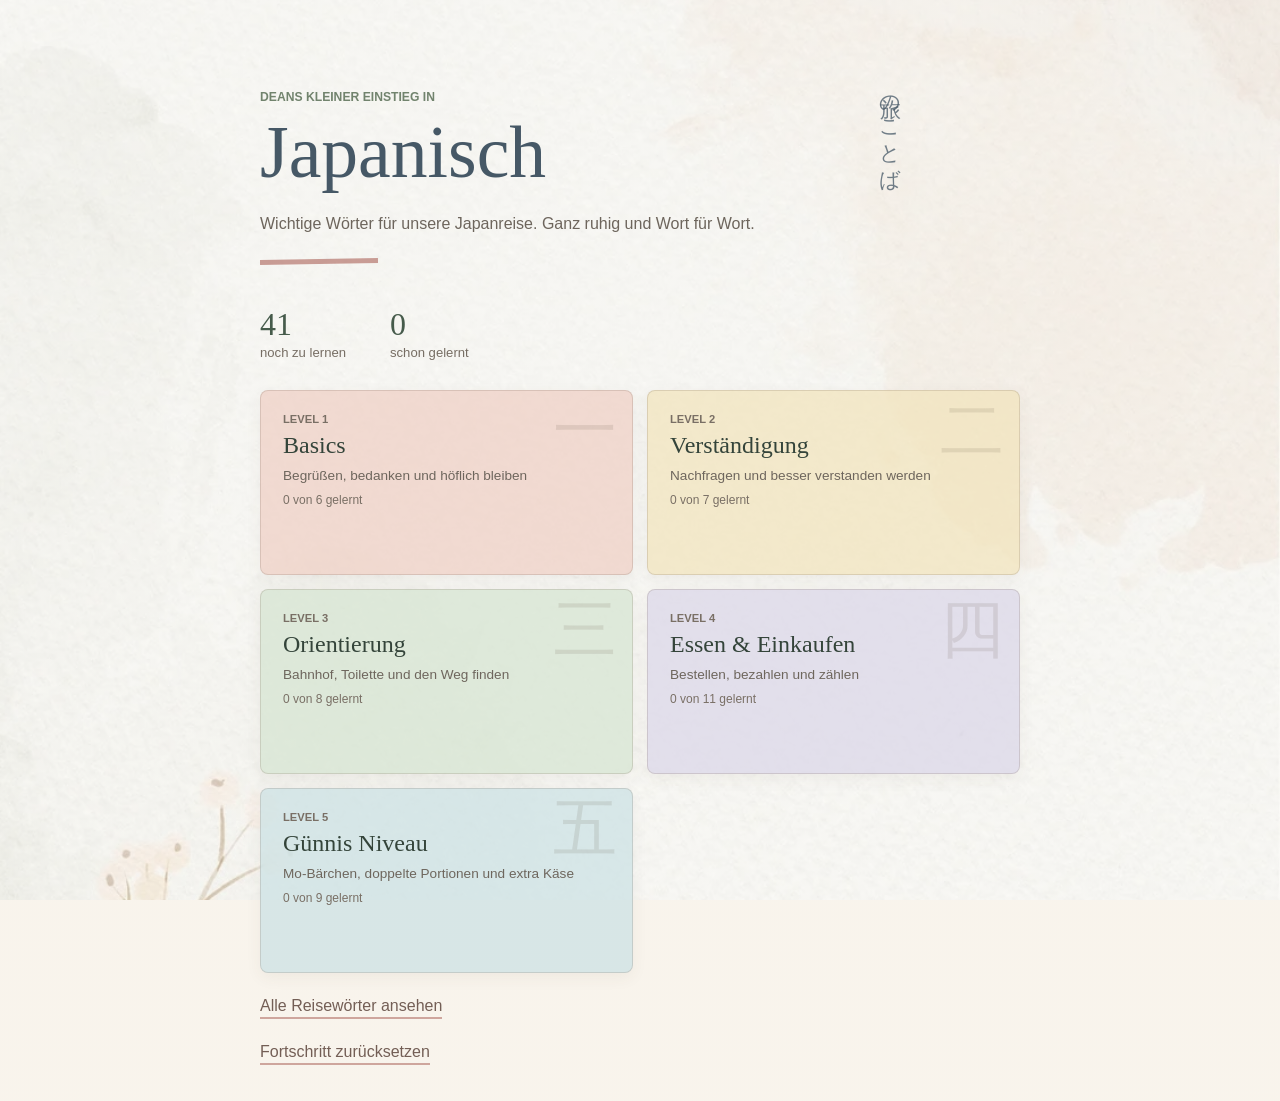
<file: index.html>
<!DOCTYPE html>
<html lang="de">
<head>
  <meta charset="UTF-8">
  <meta name="viewport" content="width=device-width, initial-scale=1.0">
  <title>Japanisch lernen</title>
  <link rel="icon" href="data:,">
  <link rel="stylesheet" href="style.css?v=14">
</head>
<body>
  <main class="container home">
    <header class="hero">
      <span class="japanese-title" lang="ja" aria-hidden="true">旅のことば</span>
      <p class="eyebrow">Deans kleiner Einstieg in</p>
      <h1>Japanisch</h1>
      <p class="intro">Wichtige Wörter für unsere Japanreise. Ganz ruhig und Wort für Wort.</p>
    </header>

    <section class="stats" aria-label="Lernstand">
      <div><strong id="openCards">41</strong><span>noch zu lernen</span></div>
      <div><strong id="knownCards">0</strong><span>schon gelernt</span></div>
    </section>

    <nav class="actions" aria-label="Level auswählen">
      <div id="levelList" class="level-list"></div>
      <a class="text-link" href="words.html">Alle Reisewörter ansehen</a>
      <button id="resetProgress" class="text-button" type="button">Fortschritt zurücksetzen</button>
    </nav>
  </main>

  <script src="js/storage.js?v=17"></script>
  <script src="js/app.js?v=13"></script>
</body>
</html>
</file>
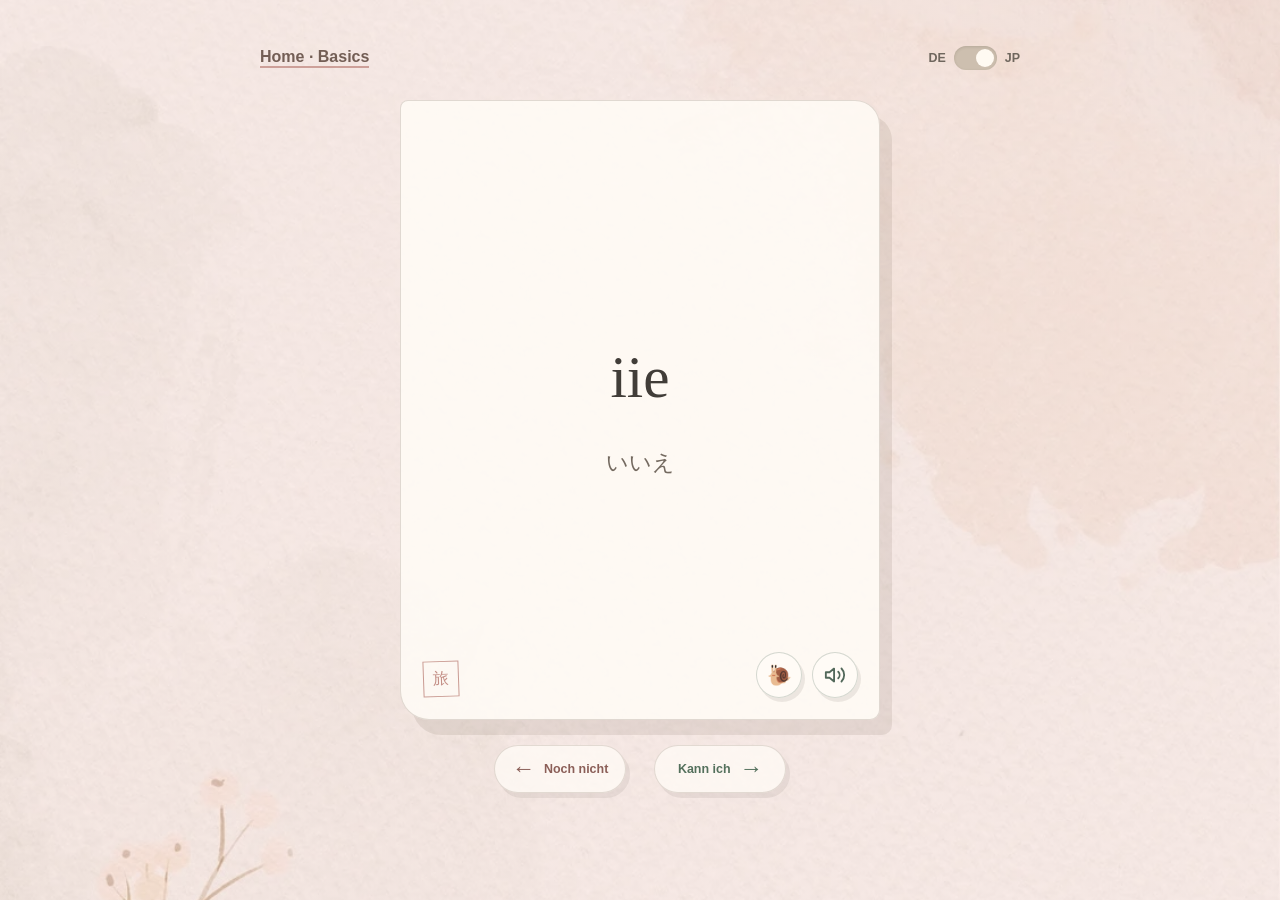
<file: learn.html>
<!DOCTYPE html>
<html lang="de">
<head>
  <meta charset="UTF-8">
  <meta name="viewport" content="width=device-width, initial-scale=1.0">
  <title>Japanisch lernen</title>
  <link rel="icon" href="data:,">
  <link rel="stylesheet" href="style.css?v=14">
</head>
<body>
  <div class="container study-page">
    <header class="study-top">
      <a class="back-link" href="index.html">Home · <span id="levelName">Basics</span></a>
      <label class="language-switch" aria-label="Sprache auf der Vorderseite">
        <span>DE</span>
        <input id="languageToggle" type="checkbox" checked>
        <span class="switch-track" aria-hidden="true"></span>
        <span>JP</span>
      </label>
    </header>

    <main class="study-area">
      <div class="study-stack">
        <div class="card-shell">
          <button id="flashcard" class="flashcard" type="button" aria-label="Karte umdrehen">
            <span class="card-face card-front">
              <span id="frontWord" class="main-word">Lade...</span>
              <span id="frontReading" class="reading"></span>
            </span>
            <span class="card-face card-back">
              <span id="backWord" class="main-word"></span>
              <span id="backReading" class="reading"></span>
            </span>
          </button>
          <div class="audio-controls" aria-label="Aussprache">
            <button id="slowSpeakButton" class="speak-button slow-speak-button" type="button" aria-label="Japanisches Wort sehr langsam vorlesen" title="Sehr langsam anhören">🐌</button>
            <button id="speakButton" class="speak-button" type="button" aria-label="Japanisches Wort vorlesen" title="Aussprache anhören">
              <svg aria-hidden="true" viewBox="0 0 24 24" fill="none" stroke="currentColor" stroke-width="2" stroke-linecap="round" stroke-linejoin="round">
                <path d="M11 5 6 9H2v6h4l5 4V5Z"></path>
                <path d="M15.54 8.46a5 5 0 0 1 0 7.07"></path>
                <path d="M19.07 4.93a10 10 0 0 1 0 14.14"></path>
              </svg>
            </button>
          </div>
        </div>
        <div class="answer-controls" aria-label="Antwort bewerten">
          <button id="wrongButton" class="answer-button answer-wrong" type="button" aria-label="Noch nicht gewusst">
            <span aria-hidden="true">←</span>
            <small>Noch nicht</small>
          </button>
          <button id="correctButton" class="answer-button answer-correct" type="button" aria-label="Wort gewusst">
            <small>Kann ich</small>
            <span aria-hidden="true">→</span>
          </button>
        </div>
      </div>
    </main>
  </div>

  <div id="completion" class="completion" role="dialog" aria-modal="true" aria-labelledby="completionTitle" hidden>
    <section class="completion-box">
      <img class="completion-image" src="assets/dean-thumbs-up.png" alt="Dean zeigt motivierend den Daumen nach oben">
      <p class="eyebrow">Lerneinheit geschafft</p>
      <h2 id="completionTitle" lang="ja">すごい！</h2>
      <p>Sehr gut gemacht. Du kannst stolz auf dich sein.</p>
      <a class="button" href="index.html">Zur Startseite</a>
    </section>
  </div>

  <script src="js/storage.js?v=17"></script>
  <script src="js/learn.js?v=14"></script>
</body>
</html>
</file>
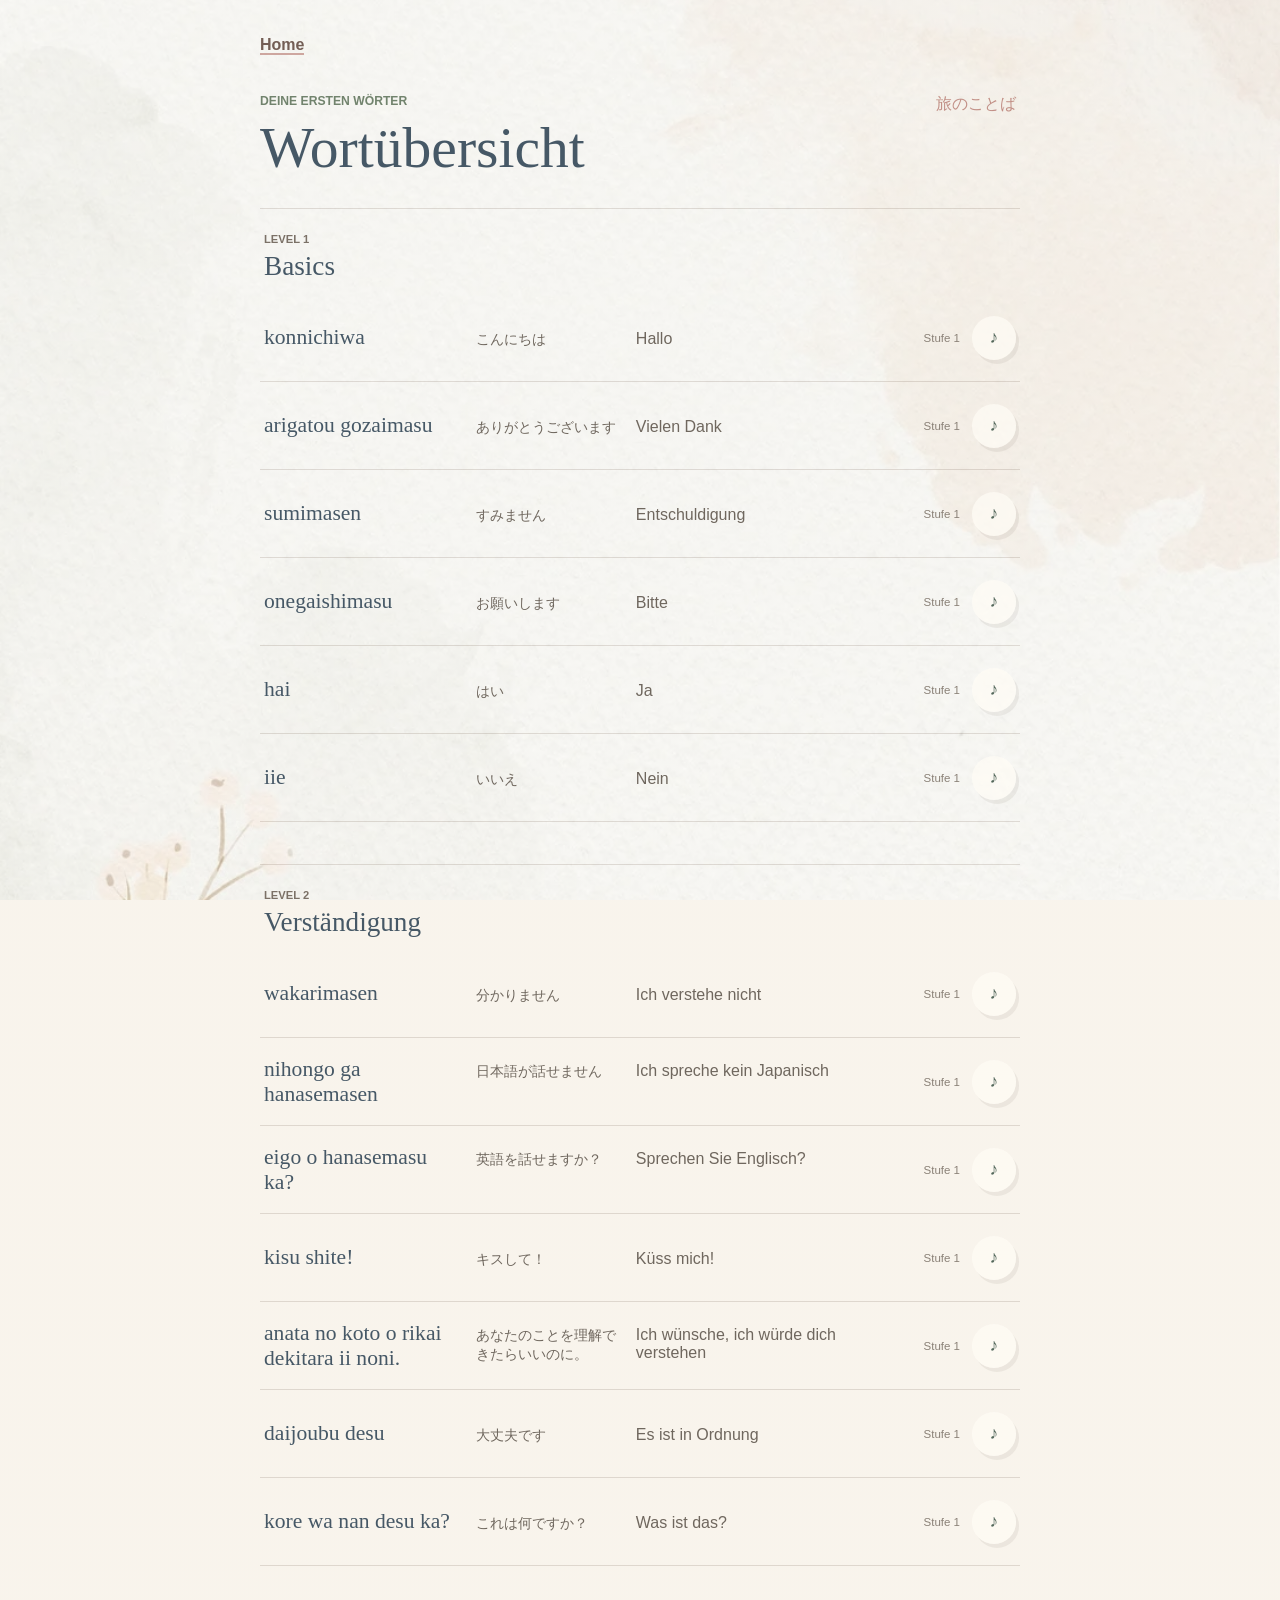
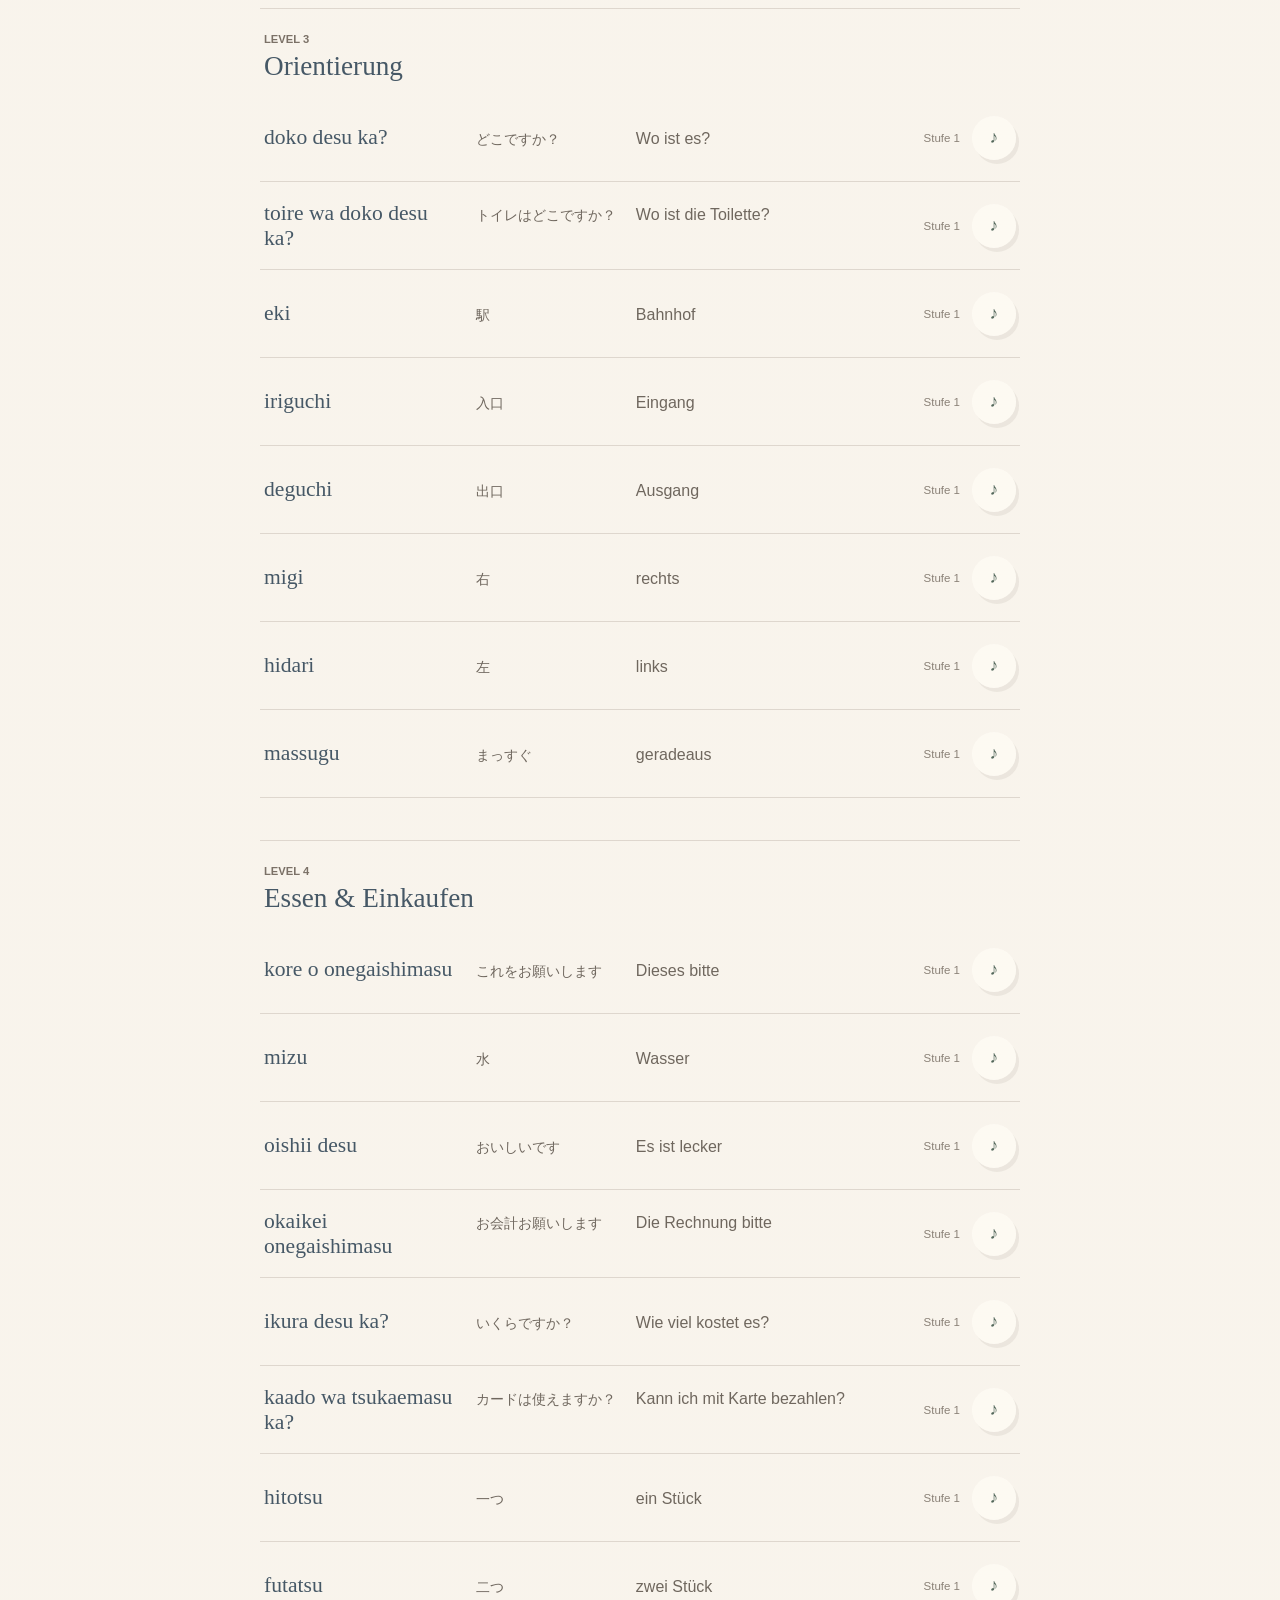
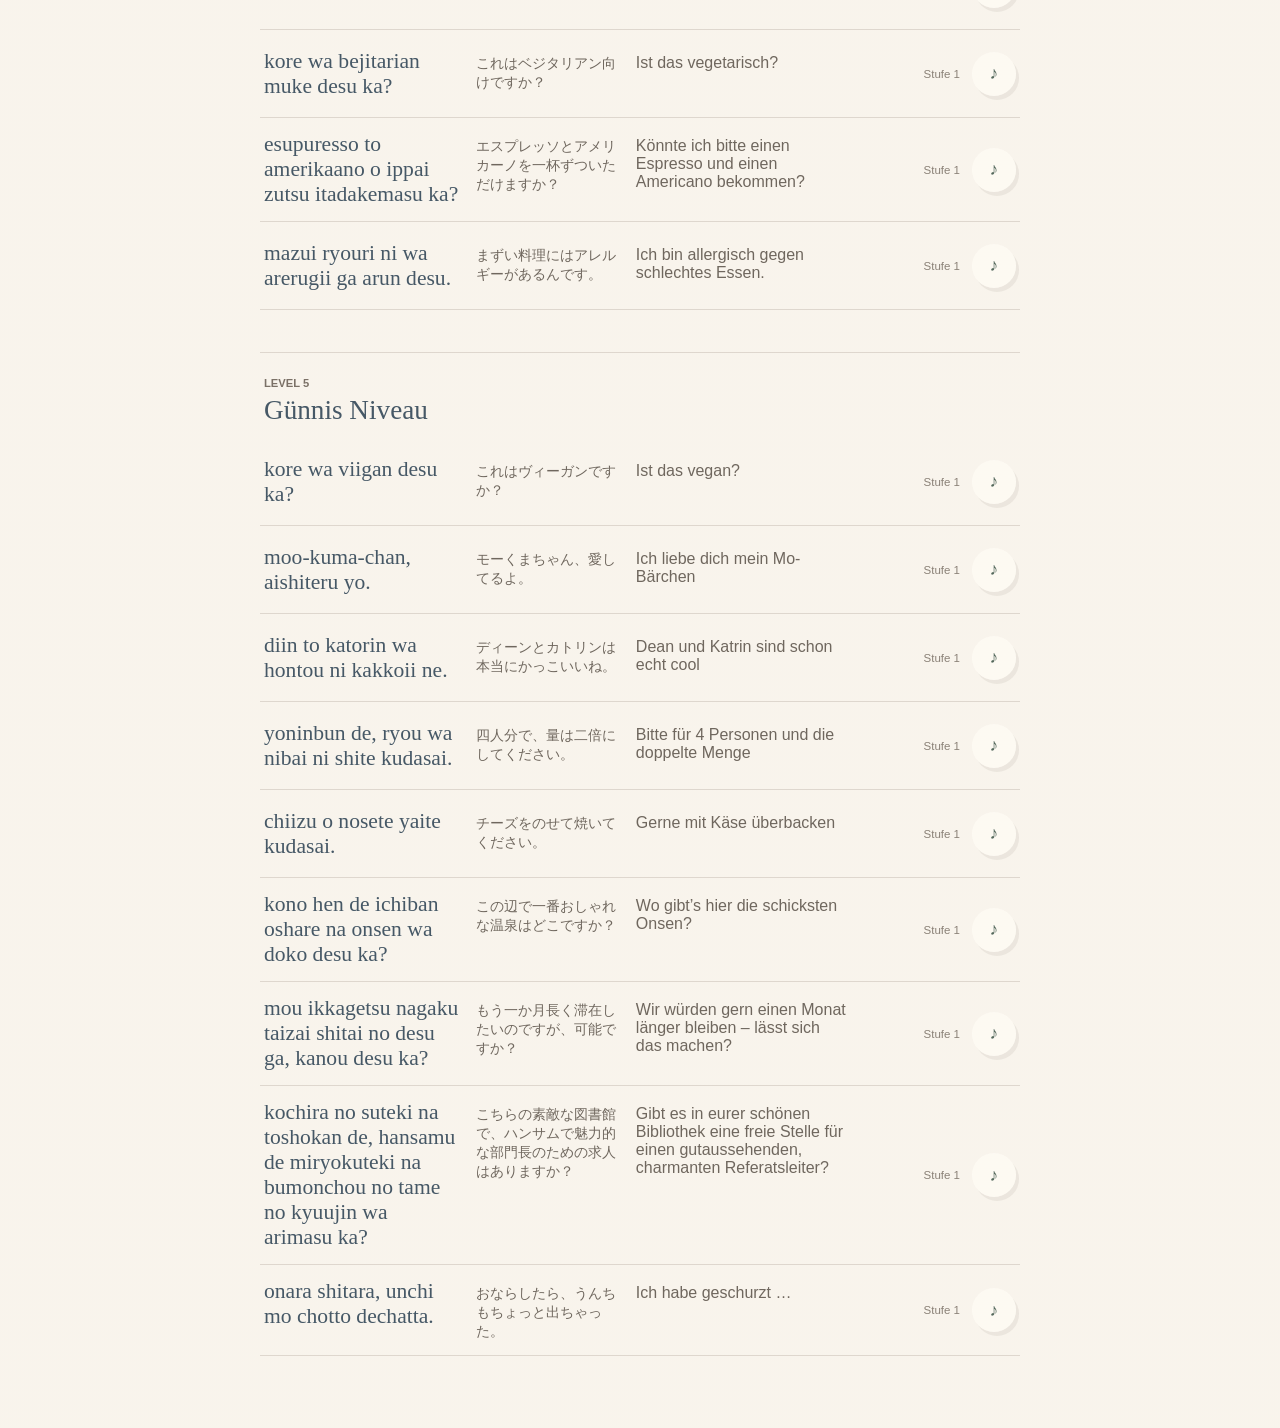
<file: words.html>
<!DOCTYPE html>
<html lang="de">
<head>
  <meta charset="UTF-8">
  <meta name="viewport" content="width=device-width, initial-scale=1.0">
  <title>Alle japanischen Wörter</title>
  <link rel="icon" href="data:,">
  <link rel="stylesheet" href="style.css?v=14">
</head>
<body>
  <main class="container words-page">
    <a class="back-link" href="index.html">Home</a>
    <header class="words-head">
      <span class="words-japanese" lang="ja" aria-hidden="true">旅のことば</span>
      <p class="eyebrow">Deine ersten Wörter</p>
      <h1>Wortübersicht</h1>
    </header>
    <div id="wordList" class="word-list"></div>
  </main>

  <script src="js/storage.js?v=17"></script>
  <script src="js/words.js?v=8"></script>
</body>
</html>
</file>
<file: style.css>
:root {
  color-scheme: light;
  --ink: #413d38;
  --green: #627968;
  --peach: #e6bba7;
  --indigo: #465866;
  --vermilion: #ad675d;
  --paper: rgba(255, 252, 246, 0.86);
}

* { box-sizing: border-box; }

body {
  --wash: rgba(247, 246, 240, 0.56);
  min-height: 100vh;
  margin: 0;
  font-family: Avenir, "Avenir Next", -apple-system, BlinkMacSystemFont, "SF Pro Display", Arial, sans-serif;
  color: var(--ink);
  background:
    linear-gradient(var(--wash), var(--wash)),
    url("assets/watercolor-bg.png") center / cover fixed,
    #faf1e7;
  transition: background-color 220ms ease;
}

body[data-stage="1"] { --wash: rgba(244, 220, 213, 0.56); }
body[data-stage="2"] { --wash: rgba(243, 230, 197, 0.56); }
body[data-stage="3"] { --wash: rgba(220, 232, 216, 0.56); }

button, input { font: inherit; }
button { border: 0; cursor: pointer; }

.container {
  width: min(760px, calc(100% - 32px));
  margin: 0 auto;
  padding: 36px 0;
}

.home { padding-top: clamp(52px, 10vh, 110px); }
.hero { position: relative; max-width: 650px; padding-right: 72px; }

.eyebrow {
  margin: 0 0 10px;
  color: #71836d;
  font-size: 0.76rem;
  font-weight: 800;
  letter-spacing: 0;
  text-transform: uppercase;
}

h1, h2 {
  margin: 0;
  font-family: Georgia, "Times New Roman", serif;
  font-weight: 500;
  letter-spacing: 0;
  color: var(--indigo);
}

h1 { font-size: 4.6rem; line-height: 1.05; }
h2 { font-size: 2.8rem; }
.intro { max-width: 520px; margin: 20px 0 0; color: #6d655c; line-height: 1.6; }

.japanese-title {
  position: absolute;
  right: 4px;
  top: -8px;
  color: rgba(70, 88, 102, 0.76);
  font-family: "Yu Mincho", "Hiragino Mincho ProN", serif;
  font-size: 1.3rem;
  letter-spacing: 0;
  line-height: 1.55;
  writing-mode: vertical-rl;
}

.hero::after {
  content: "";
  display: block;
  width: 118px;
  height: 5px;
  margin-top: 22px;
  background: var(--vermilion);
  opacity: 0.62;
  transform: rotate(-1deg);
}

.stats {
  display: flex;
  gap: 44px;
  margin: 42px 0 30px;
}

.stats div { display: grid; gap: 2px; }
.stats strong { color: #465b4b; font-family: Georgia, serif; font-size: 2rem; font-weight: 500; }
.stats span { color: #766d63; font-size: 0.82rem; }

.actions { display: grid; justify-items: start; gap: 22px; }

.level-list {
  display: grid;
  grid-template-columns: repeat(2, minmax(0, 1fr));
  gap: 14px;
  width: 100%;
}

.level-button {
  position: relative;
  overflow: hidden;
  display: grid;
  align-content: start;
  gap: 7px;
  min-height: 185px;
  padding: 22px;
  border: 1px solid rgba(107, 87, 69, 0.18);
  border-radius: 8px;
  color: #413d38;
  background: rgba(255, 252, 246, 0.72);
  box-shadow: 0 5px 16px rgba(77, 67, 57, 0.06);
  text-decoration: none;
  transition: transform 160ms ease, box-shadow 160ms ease;
}

.level-button:hover,
.level-button:focus-visible { transform: translateY(-3px); box-shadow: 9px 12px 0 rgba(77, 67, 57, 0.1); outline: none; }
.level-button.level-1 { background: rgba(239, 207, 196, 0.72); }
.level-button.level-2 { background: rgba(241, 227, 188, 0.72); }
.level-button.level-3 { background: rgba(214, 229, 211, 0.76); }
.level-button.level-4 { background: rgba(219, 215, 232, 0.74); }
.level-button.level-5 { background: rgba(204, 226, 229, 0.74); }
.level-kanji {
  position: absolute;
  right: 15px;
  top: 8px;
  color: rgba(91, 75, 61, 0.12);
  font-family: "Yu Mincho", "Hiragino Mincho ProN", serif;
  font-size: 4rem;
  line-height: 1;
}
.level-button .level-number { color: #796f65; font-size: 0.7rem; font-weight: 800; text-transform: uppercase; }
.level-button strong { color: #34443a; font-family: Georgia, serif; font-size: 1.5rem; font-weight: 500; }
.level-button > span:not(.level-number):not(.level-kanji) { color: #6e665d; font-size: 0.85rem; line-height: 1.45; }
.level-button small { align-self: end; margin-top: auto; color: #796f65; font-size: 0.75rem; }

.button {
  display: inline-grid;
  place-items: center;
  min-width: 190px;
  min-height: 52px;
  padding: 12px 26px;
  border-radius: 5px 15px 6px 17px;
  color: #fffdf8;
  background: var(--indigo);
  box-shadow: 6px 7px 0 rgba(77, 67, 57, 0.12);
  font-weight: 700;
  text-decoration: none;
}

.button.is-disabled { opacity: 0.45; }

.text-button,
.text-link {
  padding: 2px 0;
  border-bottom: 2px solid rgba(173, 103, 93, 0.55);
  color: #735e55;
  background: transparent;
  text-decoration: none;
}

.study-page { min-height: 100vh; }
.study-top { display: flex; align-items: center; justify-content: space-between; gap: 16px; min-height: 44px; }
.back-link { color: #735e55; border-bottom: 2px solid rgba(173, 103, 93, 0.55); font-weight: 700; text-decoration: none; }

.language-switch { display: flex; align-items: center; gap: 8px; min-height: 44px; flex-shrink: 0; color: #6f675e; font-size: 0.78rem; font-weight: 800; cursor: pointer; }
.language-switch input { position: absolute; opacity: 0; pointer-events: none; }
.switch-track { position: relative; width: 43px; height: 24px; border-radius: 13px; background: #cdbfaf; box-shadow: inset 0 1px 3px rgba(55, 45, 36, 0.15); }
.switch-track::after { content: ""; position: absolute; top: 3px; left: 3px; width: 18px; height: 18px; border-radius: 50%; background: #fffaf2; transition: transform 180ms ease; }
.language-switch input:checked + .switch-track::after { transform: translateX(19px); }
.language-switch input:focus-visible + .switch-track { outline: 3px solid rgba(98, 121, 104, 0.25); }

.study-area { display: grid; place-items: center; padding: 20px 0; overflow: hidden; }

.study-stack {
  display: grid;
  justify-items: center;
  gap: 22px;
}

.card-shell {
  position: relative;
  width: min(480px, 88vw);
  height: clamp(280px, calc(100svh - 234px), 620px);
  perspective: 1400px;
}

.answer-controls {
  display: flex;
  align-items: center;
  justify-content: center;
  gap: 28px;
  min-height: 54px;
}

.answer-button {
  display: inline-flex;
  align-items: center;
  justify-content: center;
  gap: 9px;
  min-width: 132px;
  min-height: 48px;
  padding: 9px 17px;
  border: 1px solid rgba(107, 87, 69, 0.18);
  border-radius: 25px;
  color: #5d574f;
  background: rgba(255, 252, 246, 0.76);
  box-shadow: 4px 5px 0 rgba(77, 67, 57, 0.09);
  transition: transform 140ms ease, opacity 140ms ease;
}

.answer-button span { font-size: 1.45rem; line-height: 1; }
.answer-button small { font-size: 0.78rem; font-weight: 700; }
.answer-wrong { color: #8b5f58; }
.answer-correct { color: #54705c; }
.answer-button:hover:not(:disabled) { transform: translateY(-2px); }
.answer-button:focus-visible { outline: 3px solid rgba(98, 121, 104, 0.28); outline-offset: 3px; }
.answer-button:disabled { cursor: not-allowed; opacity: 0.38; box-shadow: none; }

.flashcard {
  position: relative;
  width: 100%;
  height: 100%;
  padding: 0;
  border-radius: 8px 25px 10px 29px;
  color: var(--ink);
  background: transparent;
  box-shadow: 12px 15px 0 rgba(91, 75, 61, 0.11);
  transform-style: preserve-3d;
  touch-action: pan-y;
  user-select: none;
  -webkit-user-select: none;
  transition: transform 280ms ease;
}

.card-face {
  position: absolute;
  inset: 0;
  display: grid;
  grid-template-columns: minmax(0, 1fr);
  align-content: center;
  justify-items: center;
  gap: 18px;
  padding: 38px 28px;
  border: 1px solid rgba(107, 87, 69, 0.2);
  border-radius: inherit;
  background: var(--paper);
  backface-visibility: hidden;
  -webkit-backface-visibility: hidden;
}

.card-face::after {
  content: "旅";
  position: absolute;
  left: 22px;
  bottom: 22px;
  display: grid;
  place-items: center;
  width: 34px;
  height: 34px;
  border: 1px solid rgba(173, 103, 93, 0.64);
  color: rgba(173, 103, 93, 0.72);
  font-family: "Yu Mincho", "Hiragino Mincho ProN", serif;
  font-size: 1rem;
  line-height: 1;
  transform: rotate(-2deg);
}

.card-back { transform: rotateY(180deg); }
.flashcard.is-flipped { transform: rotateY(180deg); }
.card-shell.is-dragging { transition: none; cursor: grabbing; }
.card-shell.is-returning { transition: transform 180ms ease; }
.card-shell.swipe-right { animation: leave-right 260ms ease-in forwards; }
.card-shell.swipe-left { animation: leave-left 260ms ease-in forwards; }
.card-shell.pull-left .card-face { border-color: #ad675d; box-shadow: inset 0 0 0 2px rgba(173,103,93,0.16); }
.card-shell.pull-right .card-face { border-color: #627968; box-shadow: inset 0 0 0 2px rgba(98,121,104,0.18); }
.card-shell.swipe-left .audio-controls,
.card-shell.swipe-right .audio-controls { pointer-events: none; }

.main-word {
  display: block;
  width: 100%;
  max-width: 100%;
  min-width: 0;
  font-family: "Klee", "Segoe Print", "Bradley Hand", cursive;
  font-size: 3.5rem;
  line-height: 1.22;
  letter-spacing: 0;
  white-space: nowrap;
  overflow: hidden;
  text-align: center;
}

.reading {
  display: block;
  width: 100%;
  max-width: 100%;
  min-width: 0;
  min-height: 1.5em;
  color: #817365;
  font-size: 1.3rem;
  white-space: nowrap;
  overflow: hidden;
  text-align: center;
}

.card-face.is-japanese .main-word {
  order: 2;
  font-size: 1.35rem;
  color: #746a60;
  font-family: "Yu Mincho", "Hiragino Mincho ProN", "Yu Gothic", serif;
}

.card-face.is-japanese .reading {
  order: 1;
  color: #413d38;
  font-family: "Klee", "Segoe Print", "Bradley Hand", cursive;
  font-size: 3.7rem;
  line-height: 1.18;
  text-align: center;
}

.words-page { padding-bottom: 72px; }
.words-head { position: relative; margin: 40px 0 30px; padding-right: 130px; }
.words-head h1 { font-size: 3.6rem; }
.words-japanese {
  position: absolute;
  right: 4px;
  top: 0;
  color: rgba(173, 103, 93, 0.7);
  font-family: "Yu Mincho", "Hiragino Mincho ProN", serif;
  font-size: 1rem;
  letter-spacing: 0;
}
.word-list { display: grid; gap: 42px; }
.word-level { border-top: 1px solid rgba(107, 87, 69, 0.18); }
.word-level-head { padding: 20px 4px 12px; }
.word-level-head small { color: #7b7167; font-size: 0.7rem; font-weight: 800; text-transform: uppercase; }
.word-level-head h2 { margin-top: 4px; font-size: 1.7rem; }
.word-row {
  display: flex;
  align-items: center;
  justify-content: space-between;
  gap: 18px;
  min-height: 88px;
  padding: 14px 4px;
  border-bottom: 1px solid rgba(107, 87, 69, 0.18);
}
.word-row-words { display: grid; grid-template-columns: minmax(0, 1.1fr) minmax(0, 0.8fr) minmax(0, 1.2fr); min-width: 0; align-items: baseline; gap: 18px; flex: 1; overflow-wrap: break-word; }
.word-row-words strong { color: var(--indigo); font-family: "Klee", "Segoe Print", "Bradley Hand", cursive; font-size: 1.35rem; font-weight: 500; }
.word-row-words span { color: #6f675e; }
.word-row-words span[lang="ja"] { font-size: 0.88rem; }
.word-row-meta { display: flex; align-items: center; justify-content: flex-end; gap: 12px; min-width: 150px; }
.word-status { color: #8a8177; font-size: 0.72rem; }
.word-status.is-learned { color: #55745f; }
.word-audio-button { width: 38px; height: 38px; border-radius: 50%; color: #53675a; background: rgba(255, 252, 246, 0.72); box-shadow: 3px 4px 0 rgba(77, 67, 57, 0.08); font-size: 1.1rem; }

.audio-controls {
  position: absolute;
  right: 22px;
  bottom: 22px;
  z-index: 3;
  display: flex;
  align-items: center;
  gap: 10px;
}

.speak-button {
  display: grid;
  place-items: center;
  width: 46px;
  height: 46px;
  padding: 0;
  border: 1px solid rgba(101, 124, 107, 0.28);
  border-radius: 50%;
  color: #52685a;
  background: rgba(255, 252, 246, 0.78);
  box-shadow: 3px 4px 0 rgba(77, 67, 57, 0.1);
  backdrop-filter: blur(5px);
  -webkit-backdrop-filter: blur(5px);
  transition: transform 150ms ease, background 150ms ease;
}

.speak-button svg { width: 22px; height: 22px; }
.slow-speak-button { font-size: 1.25rem; line-height: 1; }
.speak-button:hover { transform: translateY(-2px); }
.speak-button:focus-visible { outline: 3px solid rgba(98, 121, 104, 0.3); outline-offset: 3px; }
.speak-button.is-speaking { background: rgba(218, 232, 214, 0.94); transform: scale(1.08); }
.speak-button:disabled { cursor: not-allowed; opacity: 0.4; }

.completion { position: fixed; inset: 0; z-index: 10; display: grid; place-items: center; padding: 24px; overflow-y: auto; background: rgba(76, 67, 57, 0.25); backdrop-filter: blur(5px); }
.completion[hidden] { display: none; }
.completion-box { width: min(440px, 100%); padding: 36px; border-radius: 8px 22px 10px 25px; background: rgba(255, 250, 241, 0.95); box-shadow: 12px 16px 0 rgba(76, 67, 57, 0.14); text-align: center; }
.completion-image {
  display: block;
  width: auto;
  height: min(230px, 29vh);
  max-width: 82%;
  margin: -12px auto 18px;
  object-fit: contain;
  filter: drop-shadow(5px 7px 5px rgba(70, 60, 51, 0.12));
}
.completion-box p { margin: 14px 0 24px; line-height: 1.6; }

@keyframes leave-right { to { transform: translateX(125vw) rotate(16deg); opacity: 0; } }
@keyframes leave-left { to { transform: translateX(-125vw) rotate(-16deg); opacity: 0; } }

@media (max-width: 560px) {
  .container { width: min(100% - 24px, 760px); padding-top: 24px; }
  .home { padding-top: 58px; }
  .hero { padding-right: 52px; }
  h1 { font-size: 3rem; }
  .words-head { padding-right: 0; }
  .words-head h1 { font-size: 2.3rem; }
  .words-japanese { position: static; display: block; margin-bottom: 12px; }
  .japanese-title { right: 2px; font-size: 1.05rem; }
  .stats { gap: 30px; }
  .level-list { grid-template-columns: 1fr; }
  .level-button { min-height: 140px; }
  .word-row { align-items: flex-start; }
  .word-row-words { grid-template-columns: 1fr; gap: 3px; }
  .word-row-meta { min-width: auto; flex-direction: column; align-items: flex-end; gap: 8px; }
  .card-shell { width: min(480px, calc(100vw - 40px)); height: clamp(280px, calc(100svh - 220px), 560px); }
  .answer-controls { gap: 12px; width: 100%; }
  .answer-button { min-width: 0; width: min(44vw, 170px); }
  .study-area { padding-top: 12px; }
  .completion-box { padding: 26px 22px; }
  .completion-image { height: min(190px, 26vh); margin-top: -6px; }
}

.reading:empty { display: none; }
.card-face .long-sentence,
.card-face.is-japanese .reading.long-sentence {
  white-space: normal;
  overflow-wrap: normal;
  word-break: normal;
  hyphens: none;
  font-size: 1.4rem;
  line-height: 1.45;
}
.card-face.is-japanese .main-word.long-sentence { white-space: normal; font-size: 1rem; line-height: 1.5; }
:where(a, button):focus-visible { outline: 2px solid var(--indigo); outline-offset: 5px; }
.level-button:focus-visible { outline: 2px solid var(--indigo); }
.word-audio-button { min-width: 44px; min-height: 44px; }
.level-button strong { position: relative; }

@media (hover: none) {
  .level-button:hover, .speak-button:hover, .answer-button:hover:not(:disabled) { transform: none; }
}

@media (prefers-reduced-motion: reduce) {
  *, *::before, *::after { scroll-behavior: auto !important; animation-duration: 1ms !important; transition-duration: 1ms !important; }
}
</file>
